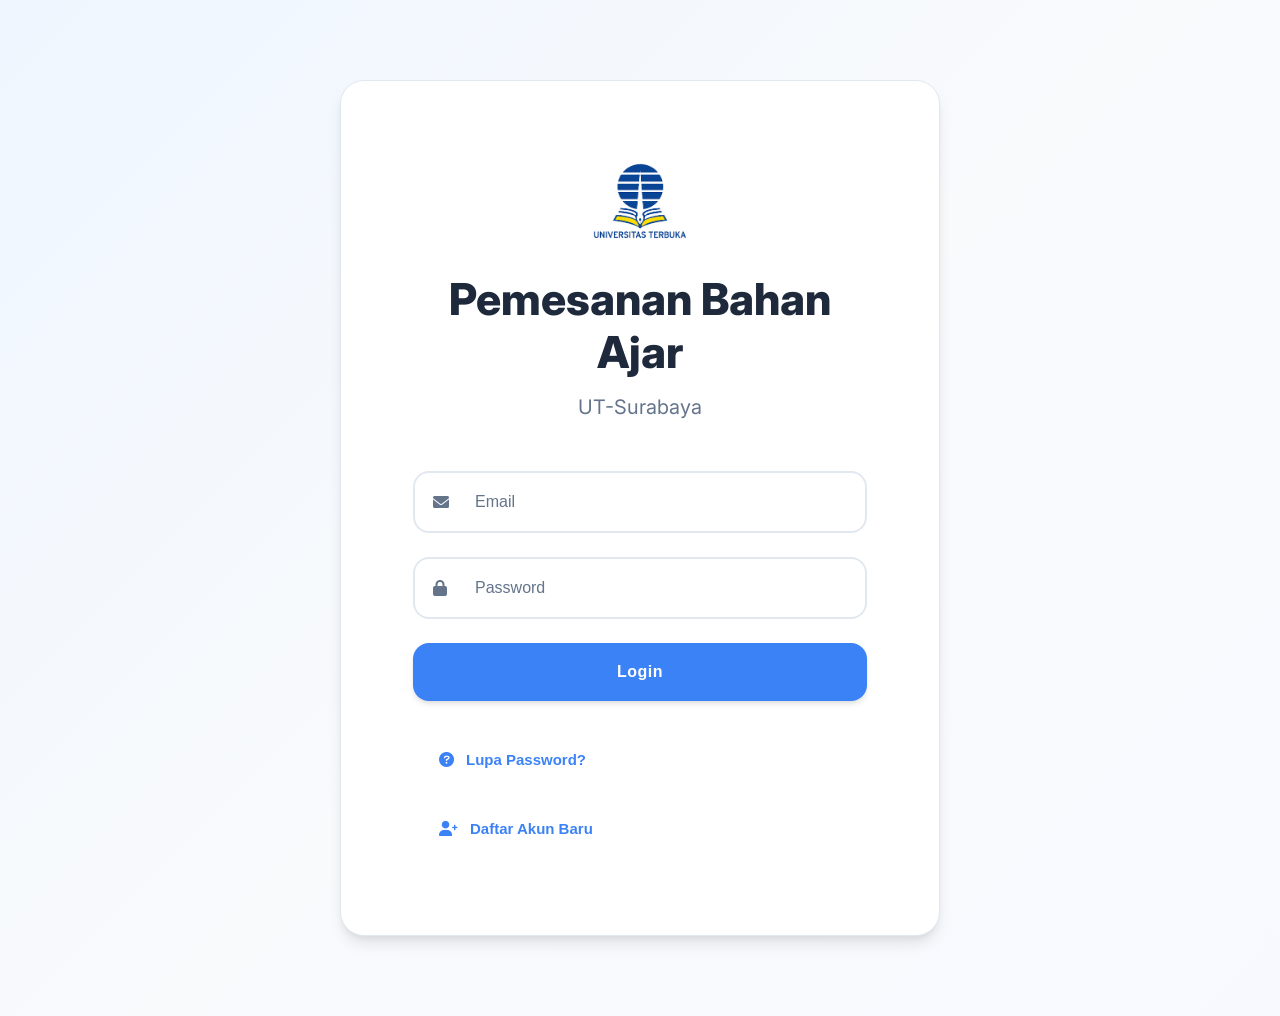
<file: index.html>
<!DOCTYPE html>
<html lang="id">
<head>
    <meta name="viewport" content="width=device-width, initial-scale=1.0, maximum-scale=1.0, user-scalable=no, viewport-fit=cover">
    <link href="https://fonts.googleapis.com/css2?family=Inter:wght@400;500;600;700;800&display=swap" rel="stylesheet">
    <meta charset="UTF-8">
    <meta name="viewport" content="width=device-width, initial-scale=1.0">
    <title>Login - Pemesanan Bahan Ajar UT-Surabaya</title>
    <link rel="stylesheet" href="css/style.css">
    <link href="https://cdnjs.cloudflare.com/ajax/libs/font-awesome/6.0.0/css/all.min.css" rel="stylesheet">
</head>
<body class="login-body">
    <div class="login-container">
        <div class="login-card">
            <div class="login-header">
                <img src="assets/logo-ut.png" alt="Logo UT" class="logo-ut">
                <h1>Pemesanan Bahan Ajar</h1>
                <p>UT-Surabaya</p>
            </div>
            
            <form id="loginForm" class="login-form">
                <div class="input-group">
                    <i class="fas fa-envelope"></i>
                    <input type="email" id="email" placeholder="Email" required>
                </div>
                <div class="input-group">
                    <i class="fas fa-lock"></i>
                    <input type="password" id="password" placeholder="Password" required>
                </div>
                <button type="submit" class="btn-login">Login</button>
            </form>

            <div class="login-links">
    <button class="link-btn" id="lupaPasswordBtn">
        <i class="fas fa-question-circle"></i> Lupa Password?
    </button>
    <button class="link-btn" id="daftarBtn">
        <i class="fas fa-user-plus"></i> Daftar Akun Baru
    </button>
</div>
<div id="lupaPasswordModal" class="modal">
    <div class="modal-content">
        <span class="close" id="closeLupaModal">&times;</span>
        <div style="text-align: center; margin-bottom: 24px;">
            <i class="fas fa-key" style="font-size: 48px; color: #3b82f6; margin-bottom: 16px;"></i>
            <h2 style="color: #1e293b; margin-bottom: 8px;">Lupa Password?</h2>
            <p style="color: #64748b; margin: 0;">Masukkan email Anda untuk menerima link reset password</p>
        </div>
        <form id="resetPasswordForm">
            <div class="input-group">
                <i class="fas fa-envelope"></i>
                <input type="email" id="resetEmail" placeholder="Masukkan email Anda" required>
            </div>
            <button type="submit" class="btn-primary">
                <i class="fas fa-paper-plane"></i> Kirim Link Reset
            </button>
        </form>
        <div style="margin-top: 20px; text-align: center;">
            <p style="color: #64748b; font-size: 14px;">
                <i class="fas fa-info-circle"></i> 
                Link reset akan dikirim dalam 5 menit
            </p>
        </div>
    </div>
</div>

<!-- Modal Daftar - FULLY FUNCTIONAL -->
<div id="daftarModal" class="modal">
    <div class="modal-content">
        <span class="close" id="closeDaftarModal">&times;</span>
        <div style="text-align: center; margin-bottom: 24px;">
            <i class="fas fa-user-plus" style="font-size: 48px; color: #10b981; margin-bottom: 16px;"></i>
            <h2 style="color: #1e293b; margin-bottom: 8px;">Daftar Akun Baru</h2>
            <p style="color: #64748b; margin: 0;">Buat akun untuk mengakses sistem pemesanan</p>
        </div>
        <form id="daftarForm">
            <div class="input-group">
                <i class="fas fa-user"></i>
                <input type="text" id="daftarNama" placeholder="Nama Lengkap" required>
            </div>
            <div class="input-group">
                <i class="fas fa-envelope"></i>
                <input type="email" id="daftarEmail" placeholder="Email" required>
            </div>
            <div class="input-group">
                <i class="fas fa-lock"></i>
                <input type="password" id="daftarPassword" placeholder="Password (min 6 karakter)" minlength="6" required>
            </div>
            <div class="input-group">
                <i class="fas fa-lock"></i>
                <input type="password" id="daftarConfirmPassword" placeholder="Konfirmasi Password" minlength="6" required>
            </div>
            <button type="submit" class="btn-primary">
                <i class="fas fa-user-plus"></i> Daftar Sekarang
            </button>
        </form>
        <div style="margin-top: 20px; text-align: center;">
            <p style="color: #64748b; font-size: 14px;">
                Sudah punya akun? <a href="#" onclick="closeModal('daftarModal'); document.getElementById('loginForm').scrollIntoView()">Login di sini</a>
            </p>
        </div>
    </div>
</div>

    <script src="js/script.js"></script>
</body>
</html>
</file>
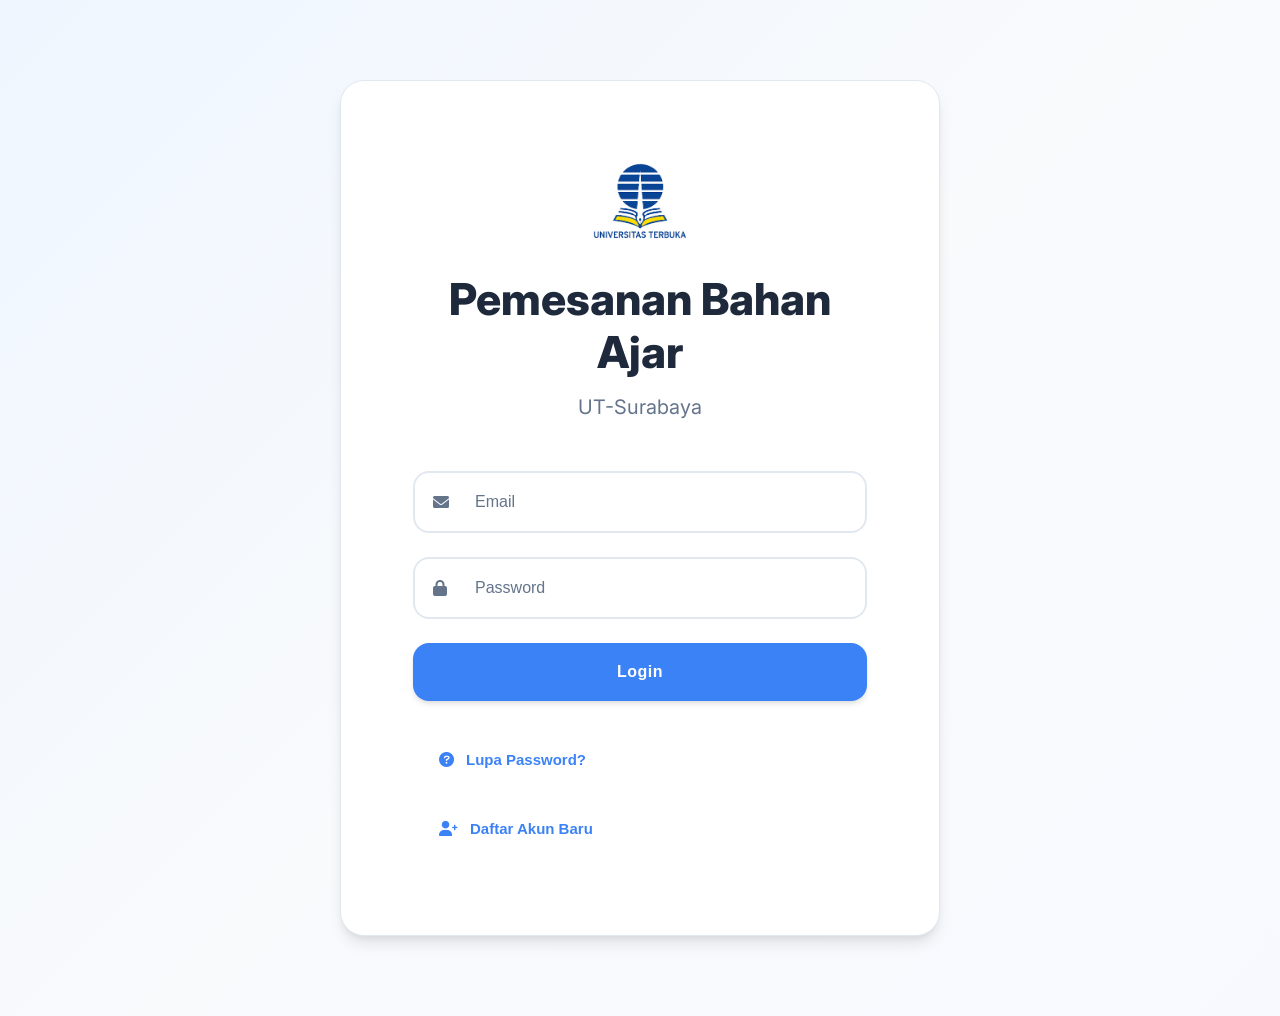
<file: dashboard.html>
<!DOCTYPE html>
<html lang="id">
<head>
    <link href="https://fonts.googleapis.com/css2?family=Inter:wght@400;500;600;700;800&display=swap" rel="stylesheet">
    <meta charset="UTF-8">
    <meta name="viewport" content="width=device-width, initial-scale=1.0">
    <title>Dashboard - Pemesanan Bahan Ajar UT-Daerah</title>
    <link rel="stylesheet" href="css/style.css">
    <link href="https://cdnjs.cloudflare.com/ajax/libs/font-awesome/6.0.0/css/all.min.css" rel="stylesheet">
</head>
<body>
    <nav class="navbar">
        <div class="nav-brand">
            <img src="assets/logo-ut.png" alt="Logo UT" class="nav-logo">
            <span>Pemesanan Bahan Ajar</span>
        </div>
        <div class="nav-user">
            <span id="greeting">Selamat datang!</span>
            <button class="btn-logout" onclick="logout()">
                <i class="fas fa-sign-out-alt"></i> Logout
            </button>
        </div>
    </nav>

    <div class="dashboard-container">
        <div class="greeting-section">
            <h1 id="timeGreeting">Selamat datang di Dashboard!</h1>
        </div>

        <div class="menu-grid">
            <!-- Informasi Bahan Ajar -->
            <div class="menu-card" onclick="navigateTo('stok.html')">
                <i class="fas fa-boxes"></i>
                <h3>Informasi Bahan Ajar</h3>
                <p>Kelola stok bahan ajar</p>
            </div>
            
            <!-- Tracking Pengiriman -->
            <div class="menu-card" onclick="navigateTo('tracking.html')">
                <i class="fas fa-truck"></i>
                <h3>Tracking Pengiriman</h3>
                <p>Lacak status pengiriman DO</p>
            </div>
            
            <!-- Laporan - Monitoring Progress DO -->
            <div class="menu-card" onclick="showLaporanModal('monitoring')">
                <i class="fas fa-chart-line"></i>
                <h3>Monitoring Progress DO</h3>
                <p>Progress pengiriman semua DO</p>
            </div>
            
            <!-- Laporan - Rekap Bahan Ajar -->
            <div class="menu-card" onclick="showLaporanModal('rekap')">
                <i class="fas fa-file-alt"></i>
                <h3>Rekap Bahan Ajar</h3>
                <p>Ringkasan stok bahan ajar</p>
            </div>
            
            <!-- Histori Transaksi -->
            <div class="menu-card" onclick="showHistoriModal()">
                <i class="fas fa-history"></i>
                <h3>Histori Transaksi</h3>
                <p>Riwayat pemesanan bahan ajar</p>
            </div>
        </div>
    </div>

    <!-- Modal Laporan -->
    <div id="laporanModal" class="modal">
        <div class="modal-content">
            <span class="close" onclick="closeModal('laporanModal')">&times;</span>
            <h2 id="laporanTitle"><i class="fas fa-chart-bar"></i> Laporan</h2>
            <div id="laporanContent"></div>
        </div>
    </div>

    <!-- Modal Histori -->
    <div id="historiModal" class="modal">
        <div class="modal-content">
            <span class="close" onclick="closeModal('historiModal')">&times;</span>
            <h2><i class="fas fa-history"></i> Histori Transaksi Bahan Ajar</h2>
            <div id="historiContent"></div>
        </div>
    </div>

    <script src="js/script.js"></script>
    <script src="js/data.js"></script>
</body>
</html>
</file>
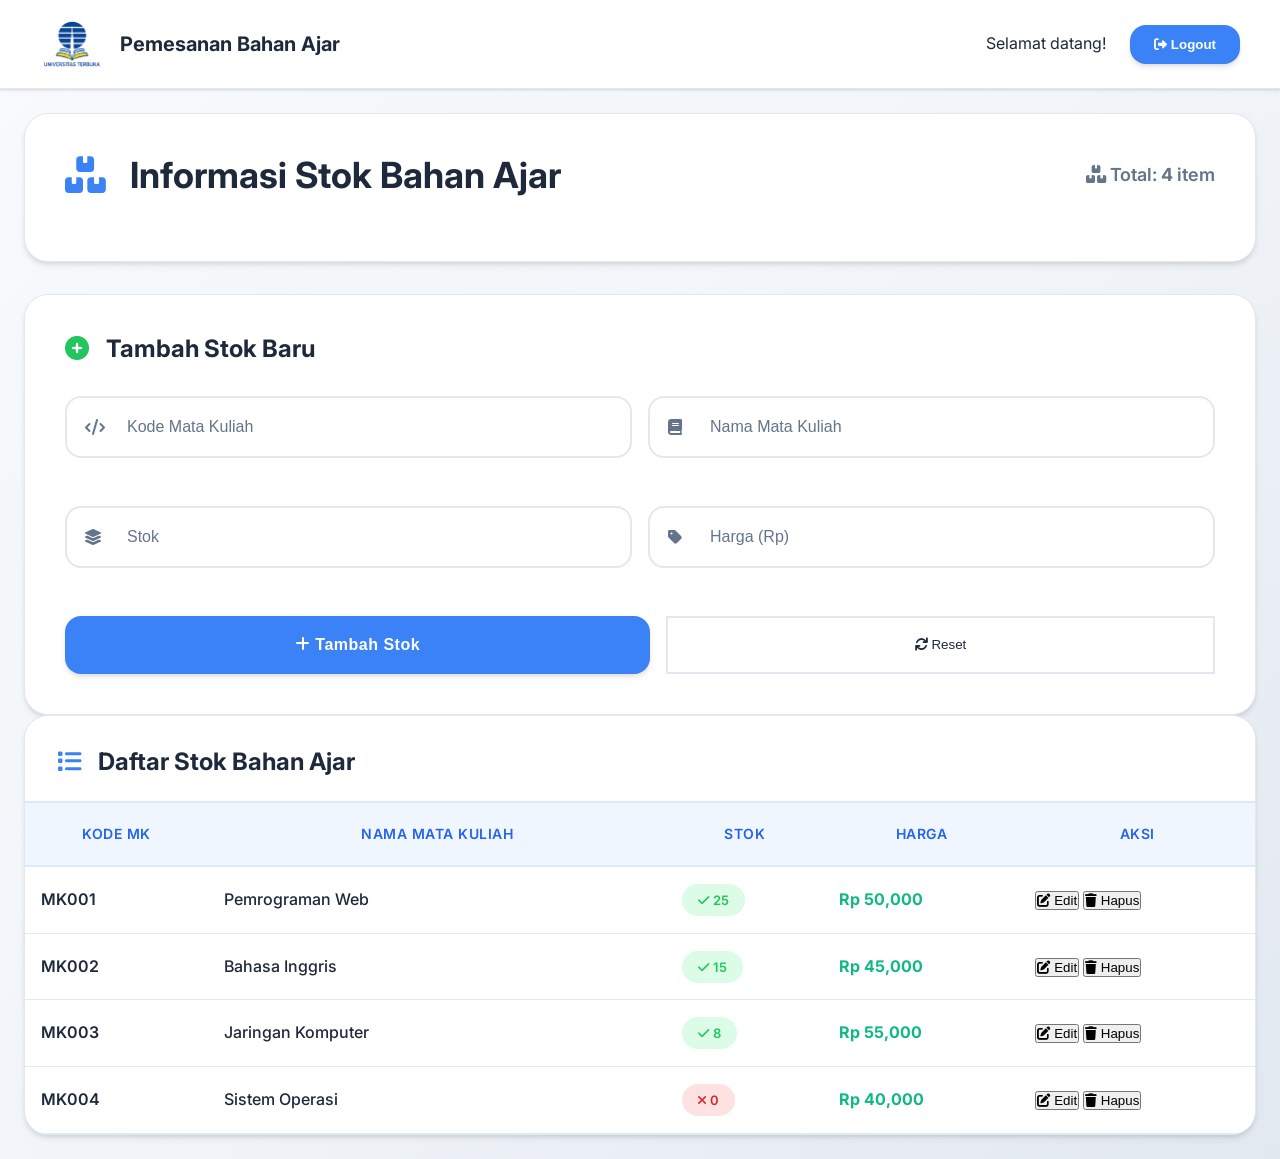
<file: stok.html>
<!DOCTYPE html>
<html lang="id">
<head>
    <meta name="viewport" content="width=device-width, initial-scale=1.0, maximum-scale=1.0, user-scalable=no, viewport-fit=cover">
    <meta charset="UTF-8">
    <meta name="viewport" content="width=device-width, initial-scale=1.0">
    <title>Stok Bahan Ajar - Pemesanan Bahan Ajar</title>
    <link rel="stylesheet" href="css/style.css">
    <link href="https://fonts.googleapis.com/css2?family=Inter:wght@400;500;600;700;800&display=swap" rel="stylesheet">
    <link href="https://cdnjs.cloudflare.com/ajax/libs/font-awesome/6.0.0/css/all.min.css" rel="stylesheet">
</head>
<body>
    <nav class="navbar">
        <div class="nav-brand">
            <img src="assets/logo-ut.png" alt="Logo UT" class="nav-logo">
            <a href="dashboard.html" style="color: inherit; text-decoration: none;">
                <span>Pemesanan Bahan Ajar</span>
            </a>
        </div>
        <div class="nav-user">
            <span>Selamat datang!</span>
            <button class="btn-logout" onclick="logout()">
                <i class="fas fa-sign-out-alt"></i> Logout
            </button>
        </div>
    </nav>

    <div class="container">
        <div class="card" style="margin-bottom: 32px;">
            <div style="display: flex; justify-content: space-between; align-items: center; margin-bottom: 24px;">
                <h1 style="margin: 0; font-size: 2.25rem; color: var(--text-primary);">
                    <i class="fas fa-boxes" style="color: var(--primary-500); margin-right: 16px;"></i>
                    Informasi Stok Bahan Ajar
                </h1>
                <div id="totalStok" style="font-size: 18px; font-weight: 600; color: var(--text-secondary);">
                    <i class="fas fa-boxes"></i> Total: 0 item
                </div>
            </div>
        </div>

        <!-- Add Stock Section -->
        <div class="card">
            <h3 style="margin: 0 0 32px 0; color: var(--text-primary); font-size: 1.5rem;">
                <i class="fas fa-plus-circle" style="color: var(--secondary-500); margin-right: 12px;"></i>
                Tambah Stok Baru
            </h3>
            <form id="addStockForm">
                <div class="form-row">
                    <div class="input-group">
                        <i class="fas fa-code"></i>
                        <input type="text" id="kdMataKuliah" placeholder="Kode Mata Kuliah" required>
                    </div>
                    <div class="input-group">
                        <i class="fas fa-book"></i>
                        <input type="text" id="namaMataKuliah" placeholder="Nama Mata Kuliah" required>
                    </div>
                </div>
                <div class="form-row">
                    <div class="input-group">
                        <i class="fas fa-layer-group"></i>
                        <input type="number" id="stok" placeholder="Stok" min="0" required>
                    </div>
                    <div class="input-group">
                        <i class="fas fa-tag"></i>
                        <input type="number" id="harga" placeholder="Harga (Rp)" min="0" required>
                    </div>
                </div>
                <div style="display: flex; gap: 16px;">
                    <button type="submit" class="btn-primary" style="flex: 1;">
                        <i class="fas fa-plus"></i> Tambah Stok
                    </button>
                    <button type="reset" class="btn-secondary" style="flex: 1;">
                        <i class="fas fa-refresh"></i> Reset
                    </button>
                </div>
            </form>
        </div>

        <!-- Stock Table -->
        <div class="table-section">
            <div class="table-header" style="padding: 32px 32px 24px; border-bottom: 2px solid var(--border);">
                <h3 style="margin: 0; color: var(--text-primary); font-size: 1.5rem;">
                    <i class="fas fa-list" style="color: var(--primary-500); margin-right: 12px;"></i>
                    Daftar Stok Bahan Ajar
                </h3>
            </div>
            <div style="overflow-x: auto;">
                <table class="laporan-table">
                    <thead>
                        <tr>
                            <th style="width: 140px;">Kode MK</th>
                            <th style="width: 350px;">Nama Mata Kuliah</th>
                            <th style="width: 120px;">Stok</th>
                            <th style="width: 150px;">Harga</th>
                            <th style="width: 180px;">Aksi</th>
                        </tr>
                    </thead>
                    <tbody id="stockTableBody">
                    </tbody>
                </table>
            </div>
        </div>
    </div>

    <!-- Modal Edit Stok -->
    <div id="editModal" class="modal">
        <div class="modal-content">
            <span class="close" onclick="closeEditModal()">&times;</span>
            <h2 style="margin-bottom: 32px; color: var(--text-primary);">
                <i class="fas fa-edit" style="color: var(--primary-500); margin-right: 12px;"></i>
                Edit Stok Bahan Ajar
            </h2>
            <form id="editStockForm">
                <input type="hidden" id="editIndex">
                <div class="form-row">
                    <div class="input-group">
                        <i class="fas fa-code"></i>
                        <input type="text" id="editKdMataKuliah" placeholder="Kode Mata Kuliah" required>
                    </div>
                    <div class="input-group">
                        <i class="fas fa-book"></i>
                        <input type="text" id="editNamaMataKuliah" placeholder="Nama Mata Kuliah" required>
                    </div>
                </div>
                <div class="form-row">
                    <div class="input-group">
                        <i class="fas fa-layer-group"></i>
                        <input type="number" id="editStok" placeholder="Stok" min="0" required>
                    </div>
                    <div class="input-group">
                        <i class="fas fa-tag"></i>
                        <input type="number" id="editHarga" placeholder="Harga (Rp)" min="0" required>
                    </div>
                </div>
                <div style="display: flex; gap: 16px; margin-top: 32px;">
                    <button type="submit" class="btn-primary" style="flex: 1;">
                        <i class="fas fa-save"></i> Update Stok
                    </button>
                    <button type="button" class="btn-secondary" onclick="closeEditModal()" style="flex: 1;">
                        <i class="fas fa-times"></i> Batal
                    </button>
                </div>
            </form>
        </div>
    </div>

    <script src="js/script.js"></script>
    <script src="js/data.js"></script>
</body>
</html>
</file>
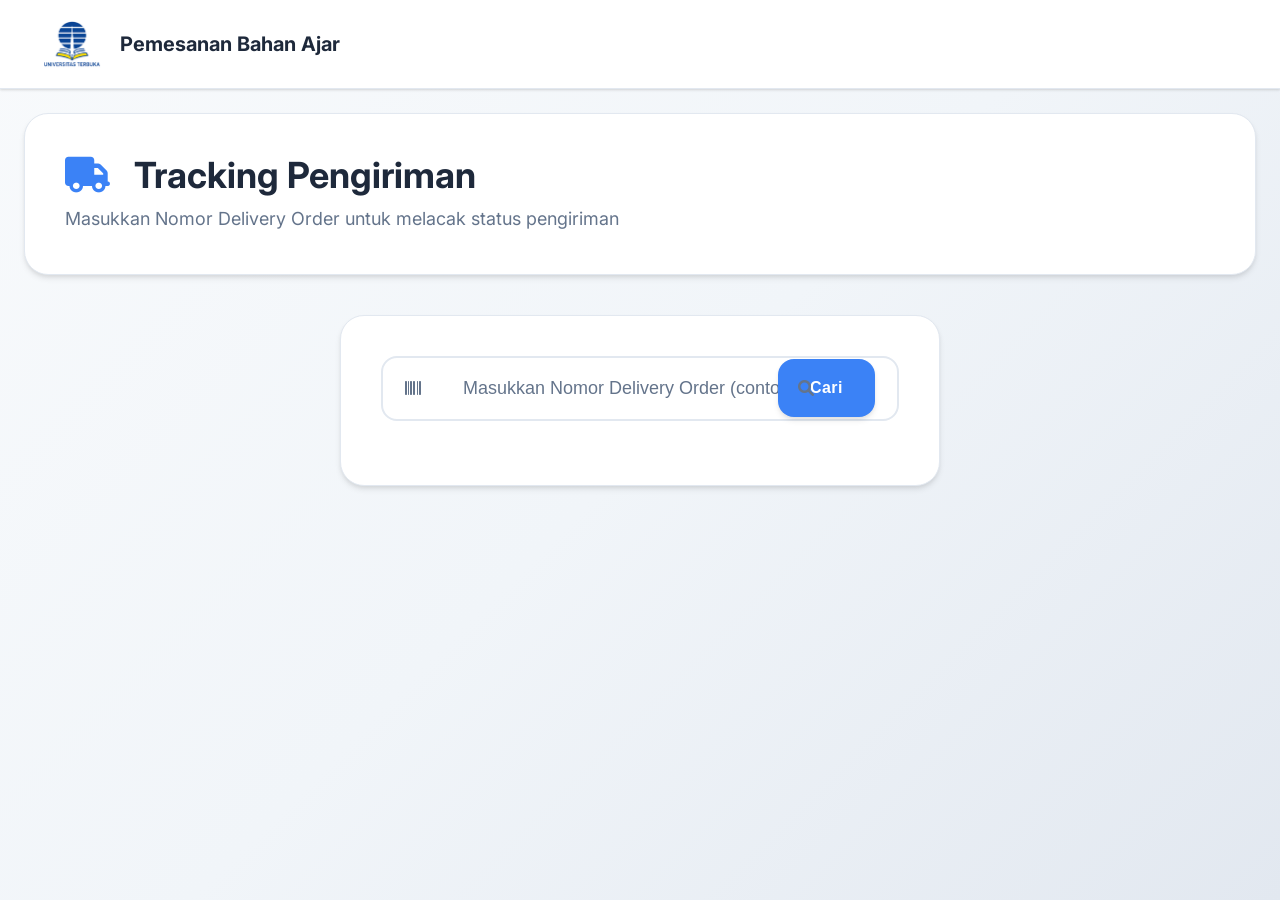
<file: tracking.html>
<!DOCTYPE html>
<html lang="id">
<head>
    <meta name="viewport" content="width=device-width, initial-scale=1.0, maximum-scale=1.0, user-scalable=no, viewport-fit=cover">
    <meta charset="UTF-8">
    <meta name="viewport" content="width=device-width, initial-scale=1.0">
    <title>Tracking Pengiriman - Pemesanan Bahan Ajar</title>
    <link rel="stylesheet" href="css/style.css">
    <link href="https://fonts.googleapis.com/css2?family=Inter:wght@400;500;600;700;800&display=swap" rel="stylesheet">
    <link href="https://cdnjs.cloudflare.com/ajax/libs/font-awesome/6.0.0/css/all.min.css" rel="stylesheet">
</head>
<body>
    <nav class="navbar">
        <div class="nav-brand">
            <img src="assets/logo-ut.png" alt="Logo UT" class="nav-logo">
            <a href="dashboard.html" style="color: inherit; text-decoration: none;">
                <span>Pemesanan Bahan Ajar</span>
            </a>
        </div>
    </nav>

    <div class="container">
        <div class="card" style="margin-bottom: 40px;">
            <h1 style="margin: 0; font-size: 2.25rem; color: var(--text-primary);">
                <i class="fas fa-truck" style="color: var(--primary-500); margin-right: 16px;"></i>
                Tracking Pengiriman
            </h1>
            <p style="color: var(--text-secondary); margin-top: 8px; font-size: 18px;">
                Masukkan Nomor Delivery Order untuk melacak status pengiriman
            </p>
        </div>

        <!-- Tracking Form -->
        <div class="card" style="max-width: 600px; margin: 0 auto 40px auto;">
            <form id="trackingForm">
                <div class="input-group" style="position: relative;">
                    <i class="fas fa-barcode" style="left: 24px;"></i>
                    <input type="text" id="noDO" placeholder="Masukkan Nomor Delivery Order (contoh: DO001)" 
                           style="padding-left: 80px; font-size: 18px; font-weight: 500;" required>
                    <button type="submit" class="btn-search" style="
                        position: absolute; right: 24px; top: 50%; transform: translateY(-50%);
                        width: auto; padding: 20px 32px; font-size: 16px;">
                        <i class="fas fa-search"></i> Cari
                    </button>
                </div>
            </form>
        </div>

        <!-- Result Section -->
        <div id="trackingResult" style="display: none;">
            <div class="card">
                <div style="display: flex; justify-content: space-between; align-items: center; margin-bottom: 32px;">
                    <h2 style="margin: 0; color: var(--text-primary); font-size: 1.75rem;">
                        <i class="fas fa-user" style="color: var(--primary-500); margin-right: 12px;"></i>
                        <span id="namaMahasiswa"></span>
                    </h2>
                </div>

                <!-- Status & Progress -->
                <div class="progress-container">
                    <div style="display: flex; justify-content: space-between; align-items: center; margin-bottom: 20px;">
                        <div>
                            <span id="statusText" style="font-size: 18px; font-weight: 700; color: var(--text-primary);"></span>
                            <span id="statusIcon" class="status-icon" style="font-size: 24px; margin-left: 12px;"></span>
                        </div>
                        <span id="progressPercent" style="font-size: 18px; font-weight: 700; color: var(--secondary-500);"></span>
                    </div>
                    <div class="progress-bar">
                        <div id="progressFill" class="progress-fill"></div>
                    </div>
                </div>

                <!-- Detail Grid -->
                <div style="display: grid; grid-template-columns: repeat(auto-fit, minmax(250px, 1fr)); gap: 24px; margin-top: 40px;">
                    <div class="detail-item">
                        <i class="fas fa-shipping-fast" style="color: var(--primary-500); margin-right: 12px;"></i>
                        <strong>Ekspedisi:</strong> <span id="ekspedisi"></span>
                    </div>
                    <div class="detail-item">
                        <i class="fas fa-calendar" style="color: var(--secondary-500); margin-right: 12px;"></i>
                        <strong>Tanggal Kirim:</strong> <span id="tglKirim"></span>
                    </div>
                    <div class="detail-item">
                        <i class="fas fa-box" style="color: var(--text-secondary); margin-right: 12px;"></i>
                        <strong>Jenis Paket:</strong> <span id="jenisPaket"></span>
                    </div>
                    <div class="detail-item">
                        <i class="fas fa-money-bill" style="color: var(--secondary-500); margin-right: 12px;"></i>
                        <strong>Total Bayar:</strong> <span id="totalBayar"></span>
                    </div>
                </div>
            </div>
        </div>

        <!-- No Result Message -->
        <div id="noResult" class="card" style="display: none; text-align: center; padding: 64px 32px; max-width: 500px; margin: 40px auto;">
            <i class="fas fa-search" style="font-size: 64px; color: var(--text-secondary); margin-bottom: 24px;"></i>
            <h3 style="color: var(--text-primary); margin-bottom: 8px;">Nomor DO Tidak Ditemukan</h3>
            <p style="color: var(--text-secondary); font-size: 18px;">
                Pastikan nomor Delivery Order sudah benar. Contoh: <strong>DO001</strong>, <strong>DO002</strong>
            </p>
        </div>
    </div>

    <script src="js/script.js"></script>
    <script src="js/data.js"></script>
</body>
</html>
</file>
<file: css/style.css>
/* Reset & Base */
* {
    margin: 0;
    padding: 0;
    box-sizing: border-box;
}

:root {
    --primary-50: #eff6ff;
    --primary-100: #dbeafe;
    --primary-500: #3b82f6;
    --primary-600: #2563eb;
    --secondary-50: #f0fdf4;
    --secondary-100: #dcfce7;
    --secondary-500: #22c55e;
    --accent: #f8fafc;
    --text-primary: #1e293b;
    --text-secondary: #64748b;
    --border: #e2e8f0;
    --shadow-sm: 0 1px 3px 0 rgba(0, 0, 0, 0.1), 0 1px 2px 0 rgba(0, 0, 0, 0.06);
    --shadow-md: 0 4px 6px -1px rgba(0, 0, 0, 0.1), 0 2px 4px -1px rgba(0, 0, 0, 0.06);
    --shadow-lg: 0 10px 15px -3px rgba(0, 0, 0, 0.1), 0 4px 6px -2px rgba(0, 0, 0, 0.05);
    --radius: 16px;
    --radius-lg: 24px;
}

body {
    font-family: 'Inter', -apple-system, BlinkMacSystemFont, 'Segoe UI', system-ui, sans-serif;
    line-height: 1.6;
    color: var(--text-primary);
    background: linear-gradient(135deg, #f8fafc 0%, #f1f5f9 50%, #e2e8f0 100%);
    min-height: 100vh;
}

.login-body {
    background: linear-gradient(135deg, var(--primary-50) 0%, var(--accent) 50%, #f8f9ff 100%);
}

/* Typography */
h1, h2, h3 {
    font-weight: 700;
    line-height: 1.2;
}

h1 { font-size: 2.5rem; }
h2 { font-size: 2rem; }
h3 { font-size: 1.5rem; }

/* Navbar Minimalis */
.navbar {
    background: white;
    border-bottom: 1px solid var(--border);
    padding: 20px 40px;
    display: flex;
    justify-content: space-between;
    align-items: center;
    box-shadow: var(--shadow-sm);
}

.nav-brand {
    display: flex;
    align-items: center;
    gap: 16px;
    font-weight: 700;
    font-size: 20px;
    color: var(--text-primary);
}

.nav-logo {
    height: 48px;
}

.nav-user {
    display: flex;
    align-items: center;
    gap: 24px;
}

.btn-logout {
    background: var(--primary-500);
    color: white;
    border: none;
    padding: 12px 24px;
    border-radius: var(--radius);
    font-weight: 600;
    cursor: pointer;
    transition: all 0.2s;
    box-shadow: var(--shadow-md);
}

.btn-logout:hover {
    background: var(--primary-600);
    transform: translateY(-1px);
    box-shadow: var(--shadow-lg);
}

.container, .dashboard-container {
    max-width: 1400px;
    width: 100%;
    padding: 40px 24px;
    margin: 0 auto;
    box-sizing: border-box;
}

@media (max-width: 768px) {
    .container, .dashboard-container {
        padding: 24px 20px;
    }
}

@media (max-width: 480px) {
    .container, .dashboard-container {
        padding: 20px 16px;
    }
}

/* Login Card - Responsive Perfect */
.login-card {
    background: white;
    border-radius: var(--radius-lg);
    padding: 64px 56px;
    width: 100%;
    max-width: 520px; /* Increased dari 480px */
    box-shadow: var(--shadow-lg);
    border: 1px solid var(--border);
    position: relative;
    overflow: hidden;
    transition: all 0.3s ease;
}

/* Desktop Large */
@media (min-width: 1200px) {
    .login-card {
        padding: 80px 72px; /* Bigger padding */
        max-width: 600px;   /* Bigger width */
    }
    
    .login-header h1 {
        font-size: 2.5rem;  /* Bigger title */
    }
    
    .logo-ut {
        height: 100px;      /* Bigger logo */
    }
}

/* Desktop Medium */
@media (min-width: 992px) and (max-width: 1199px) {
    .login-card {
        padding: 72px 64px;
        max-width: 560px;
    }
}

/* Tablet */
@media (min-width: 768px) and (max-width: 991px) {
    .login-card {
        padding: 56px 48px;
        max-width: 500px;
    }
}

/* Mobile Large */
@media (min-width: 481px) and (max-width: 767px) {
    .login-card {
        padding: 48px 40px;
        max-width: 460px;
        margin: 24px;
    }
}

/* Mobile Small */
@media (max-width: 480px) {
    .login-card {
        padding: 40px 32px;
        margin: 16px;
        border-radius: 20px;
    }
    
    .login-header h1 {
        font-size: 1.875rem;
    }
    
    .logo-ut {
        height: 64px;
    }
    
    .input-group input {
        padding: 18px 18px 18px 56px;
        font-size: 16px;
    }
    
    .btn-login, .btn-primary {
        padding: 18px;
        font-size: 16px;
    }
}
.logo-ut {
    height: 80px;
    margin-bottom: 32px;
    display: block;
    margin-left: auto;
    margin-right: auto;
}

/* Login Typography */
.login-header h1 {
    font-size: 2.25rem;
    font-weight: 800;
    margin-bottom: 12px;
    text-align: center;
}

.login-header p {
    color: var(--text-secondary);
    font-size: 1.125rem;
    text-align: center;
    margin-bottom: 48px;
    line-height: 1.6;
}

@media (min-width: 1200px) {
    .login-header h1 {
        font-size: 2.75rem;
    }
    
    .login-header p {
        font-size: 1.25rem;
    }
}

/* Input Minimalis */
.input-group {
    position: relative;
    margin-bottom: 24px;
}

.input-group i {
    position: absolute;
    left: 20px;
    top: 50%;
    transform: translateY(-50%);
    color: var(--text-secondary);
    z-index: 2;
}

.input-group input {
    width: 100%;
    padding: 20px 20px 20px 60px;
    border: 2px solid var(--border);
    border-radius: var(--radius);
    font-size: 16px;
    font-weight: 500;
    background: white;
    transition: all 0.2s;
    color: var(--text-primary);
}

.input-group input:focus {
    outline: none;
    border-color: var(--primary-500);
    box-shadow: 0 0 0 4px rgba(59, 130, 246, 0.1);
    transform: translateY(-1px);
}

.input-group input::placeholder {
    color: var(--text-secondary);
}

/* Buttons Minimalis */
.btn-login, .btn-primary, .btn-search {
    width: 100%;
    padding: 20px;
    background: var(--primary-500);
    color: white;
    border: none;
    border-radius: var(--radius);
    font-size: 16px;
    font-weight: 600;
    cursor: pointer;
    transition: all 0.2s;
    box-shadow: var(--shadow-md);
    text-transform: none;
    letter-spacing: 0.5px;
}

.btn-login:hover, .btn-primary:hover, .btn-search:hover {
    background: var(--primary-600);
    transform: translateY(-2px);
    box-shadow: var(--shadow-lg);
}

.btn-secondary {
    background: white;
    color: var(--text-primary);
    border: 2px solid var(--border);
}

.btn-secondary:hover {
    background: var(--accent);
    transform: translateY(-1px);
}

/* Link Buttons */
.login-links {
    margin-top: 32px;
    display: flex;
    flex-direction: column;
    gap: 16px;
}

.link-btn {
    background: none;
    border: 2px solid transparent;
    color: var(--primary-500);
    cursor: pointer;
    padding: 16px 24px;
    border-radius: var(--radius);
    font-size: 15px;
    font-weight: 600;
    transition: all 0.2s;
    display: flex;
    align-items: center;
    gap: 12px;
    text-decoration: none;
}

.link-btn:hover {
    background: var(--primary-50);
    border-color: var(--primary-100);
    transform: translateY(-1px);
    box-shadow: var(--shadow-md);
}

/* Dashboard Greeting */
.greeting-section {
    text-align: center;
    margin-bottom: 64px;
    padding: 48px 0;
    background: white;
    border-radius: var(--radius-lg);
    box-shadow: var(--shadow-md);
}

.greeting-section h1 {
    background: linear-gradient(135deg, var(--primary-500), var(--secondary-500));
    -webkit-background-clip: text;
    -webkit-text-fill-color: transparent;
    background-clip: text;
    font-size: 3rem;
    margin-bottom: 16px;
}

/* Menu Grid Minimalis */
.menu-grid {
    display: grid;
    grid-template-columns: repeat(auto-fit, minmax(340px, 1fr));
    gap: 32px;
}

.menu-card {
    background: white;
    border-radius: var(--radius-lg);
    padding: 48px 40px;
    cursor: pointer;
    transition: all 0.3s cubic-bezier(0.4, 0, 0.2, 1);
    border: 1px solid var(--border);
    box-shadow: var(--shadow-sm);
    position: relative;
    overflow: hidden;
}

.menu-card::before {
    content: '';
    position: absolute;
    top: 0;
    left: 0;
    right: 0;
    height: 4px;
    background: linear-gradient(90deg, var(--primary-500), var(--secondary-500));
}

.menu-card:hover {
    transform: translateY(-8px);
    box-shadow: var(--shadow-lg);
    border-color: var(--primary-100);
}

.menu-card i {
    font-size: 64px;
    background: linear-gradient(135deg, var(--primary-500), var(--secondary-500));
    -webkit-background-clip: text;
    -webkit-text-fill-color: transparent;
    background-clip: text;
    margin-bottom: 24px;
    display: block;
}

.menu-card h3 {
    color: var(--text-primary);
    font-size: 26px;
    font-weight: 700;
    margin-bottom: 16px;
}

.menu-card p {
    color: var(--text-secondary);
    font-size: 16px;
    line-height: 1.6;
}

/* Cards & Tables */
.card {
    background: white;
    border-radius: var(--radius-lg);
    padding: 40px;
    box-shadow: var(--shadow-md);
    border: 1px solid var(--border);
}

.table-section {
    background: white;
    border-radius: var(--radius-lg);
    overflow: hidden;
    box-shadow: var(--shadow-md);
    border: 1px solid var(--border);
}

.laporan-table {
    width: 100%;
    border-collapse: collapse;
}

.laporan-table th {
    background: var(--primary-50);
    color: var(--primary-600);
    padding: 20px 16px;
    font-weight: 600;
    font-size: 14px;
    text-transform: uppercase;
    letter-spacing: 0.5px;
    border-bottom: 2px solid var(--primary-100);
}

.laporan-table td {
    padding: 20px 16px;
    border-bottom: 1px solid var(--border);
}

.laporan-table tbody tr:hover {
    background: var(--primary-50);
}

/* Progress Bars */
.progress-container {
    background: var(--accent);
    border-radius: var(--radius);
    padding: 24px;
    margin: 32px 0;
    border: 1px solid var(--border);
}

.progress-bar {
    height: 12px;
    background: var(--border);
    border-radius: 8px;
    overflow: hidden;
}

.progress-fill {
    height: 100%;
    background: linear-gradient(90deg, var(--secondary-500), var(--secondary-500));
    border-radius: 8px;
    transition: width 0.8s ease;
}

/* Badge */
.badge {
    padding: 8px 16px;
    border-radius: 20px;
    font-size: 13px;
    font-weight: 600;
    text-transform: uppercase;
    letter-spacing: 0.3px;
}

.badge.in-stock {
    background: var(--secondary-100);
    color: var(--secondary-500);
}

.badge.out-of-stock {
    background: #fee2e2;
    color: #dc2626;
}

/* Modal Minimalis */
.modal {
    display: none;
    position: fixed;
    z-index: 2000;
    left: 0;
    top: 0;
    width: 100%;
    height: 100%;
    background: rgba(0,0,0,0.5);
}

.modal-content {
    background: white;
    margin: 8% auto;
    padding: 48px;
    border-radius: var(--radius-lg);
    width: 90%;
    max-width: 600px;
    max-height: 85vh;
    overflow-y: auto;
    box-shadow: var(--shadow-lg);
    border: 1px solid var(--border);
    animation: modalSlideIn 0.3s ease;
}

@keyframes modalSlideIn {
    from { transform: translateY(-20px); opacity: 0; }
    to { transform: translateY(0); opacity: 1; }
}

.close {
    position: absolute;
    right: 24px;
    top: 24px;
    font-size: 28px;
    font-weight: 600;
    cursor: pointer;
    color: var(--text-secondary);
    width: 40px;
    height: 40px;
    border-radius: 50%;
    display: flex;
    align-items: center;
    justify-content: center;
    transition: all 0.2s;
}

.close:hover {
    background: var(--accent);
    color: var(--text-primary);
}

/* Form Row */
.form-row {
    display: grid;
    grid-template-columns: 1fr 1fr;
    gap: 20px;
    margin-bottom: 24px;
}

@media (max-width: 768px) {
    .form-row {
        grid-template-columns: 1fr;
    }
    
    .menu-grid {
        grid-template-columns: 1fr;
        gap: 24px;
    }
    
    .container, .dashboard-container {
        padding: 40px 20px;
    }
    
    .login-card {
        padding: 48px 32px;
        margin: 20px;
    }
}

/* Custom Alert Minimalis */
.custom-alert {
    position: fixed;
    top: 24px;
    right: 24px;
    padding: 20px 28px;
    border-radius: var(--radius);
    color: white;
    font-weight: 600;
    z-index: 3000;
    box-shadow: var(--shadow-lg);
    display: flex;
    align-items: center;
    gap: 16px;
    max-width: 400px;
    animation: slideInRight 0.3s ease;
}

@keyframes slideInRight {
    from { transform: translateX(100%); opacity: 0; }
    to { transform: translateX(0); opacity: 1; }
}

.alert-success { background: var(--secondary-500); }
.alert-error { background: #ef4444; }
.alert-info { background: var(--primary-500); }
/* Detail Items */
.detail-item {
    display: flex;
    align-items: center;
    padding: 20px;
    background: var(--accent);
    border-radius: var(--radius);
    border: 1px solid var(--border);
    font-size: 16px;
}

.detail-item i {
    font-size: 20px;
}

.status-icon {
    font-size: 28px !important;
}

/* Table Header */
.table-header {
    background: white;
    border-radius: var(--radius-lg) var(--radius-lg) 0 0;
}

/* Monitoring Cards Container */
.monitoring-cards {
    display: grid;
    grid-template-columns: repeat(auto-fill, minmax(350px, 1fr));
    gap: 24px;
    margin: 40px 0;
}

.monitoring-card {
    background: white;
    border-radius: var(--radius-lg);
    padding: 32px;
    border: 1px solid var(--border);
    box-shadow: var(--shadow-sm);
    transition: all 0.3s ease;
    border-left: 5px solid var(--primary-500);
    overflow: hidden;
}

.monitoring-card:hover {
    transform: translateY(-4px);
    box-shadow: var(--shadow-lg);
    border-color: var(--primary-100);
}

.card-header {
    display: flex;
    justify-content: space-between;
    align-items: center;
    margin-bottom: 24px;
    padding-bottom: 20px;
    border-bottom: 2px solid var(--border);
}

.card-title {
    font-size: 16px;
    font-weight: 700;
    color: var(--text-primary);
    display: flex;
    align-items: center;
    gap: 12px;
}

.card-icon {
    width: 48px;
    height: 48px;
    border-radius: 12px;
    display: flex;
    align-items: center;
    justify-content: center;
    font-size: 20px;
    color: white;
}

.do-sent .card-icon { background: #fef3c7; color: #d97706; }
.do-shipping .card-icon { background: #dbeafe; color: #2563eb; }
.do-delivered .card-icon { background: #dcfce7; color: #059669; }

.card-content {
    display: flex;
    flex-direction: column;
    gap: 16px;
}

.detail-row {
    display: flex;
    justify-content: space-between;
    align-items: center;
    padding: 12px 0;
    border-bottom: 1px solid #f1f5f9;
}

.detail-row:last-child {
    border-bottom: none;
}

.detail-label {
    color: var(--text-secondary);
    font-size: 14px;
    font-weight: 500;
}

.detail-value {
    font-weight: 700;
    color: var(--text-primary);
    font-size: 15px;
}

.progress-row {
    margin-top: 20px;
}

.progress-label {
    display: flex;
    justify-content: space-between;
    margin-bottom: 12px;
    font-size: 14px;
    color: var(--text-secondary);
}

.status-badge {
    padding: 6px 16px;
    border-radius: 20px;
    font-size: 12px;
    font-weight: 700;
    text-transform: uppercase;
    letter-spacing: 0.5px;
    display: inline-flex;
    align-items: center;
    gap: 6px;
}

.status-sent { background: #fef3c7; color: #d97706; }
.status-shipping { background: #dbeafe; color: #2563eb; }
.status-delivered { background: #dcfce7; color: #059669; }

/* Mobile Perfect */
@media (max-width: 768px) {
    .monitoring-cards {
        grid-template-columns: 1fr;
        gap: 20px;
    }
    
    .card-header {
        flex-direction: column;
        align-items: flex-start;
        gap: 16px;
    }
    
    .detail-row {
        flex-direction: column;
        align-items: flex-start;
        gap: 8px;
    }
    
    .detail-value {
        font-size: 16px;
    }
}

/* Universal Container Fix */
.container, .dashboard-container {
    max-width: 100%;
    width: 100%;
    padding: 24px;
    margin: 0 auto;
    box-sizing: border-box;
}

/* Viewport Fix */
@viewport {
    width: device-width;
}

/* Modal Responsive Perfect */
.modal {
    padding: 20px;
    box-sizing: border-box;
}

.modal-content {
    width: 90vw;
    max-width: 1200px;
    max-height: 90vh;
    margin: 5vh auto;
    padding: 32px;
    overflow-y: auto;
    overflow-x: hidden;
    box-sizing: border-box;
}

/* Navbar Mobile */
@media (max-width: 768px) {
    .navbar {
        padding: 16px 20px;
        flex-wrap: wrap;
    }
    
    .nav-brand {
        font-size: 18px;
    }
    
    .nav-user {
        gap: 16px;
    }
    
    .btn-logout {
        padding: 10px 20px;
        font-size: 14px;
    }
}

/* Container Padding Mobile */
@media (max-width: 480px) {
    .container, .dashboard-container {
        padding: 16px 12px;
    }
}

/* Cards Responsive */
.menu-grid, .stats-grid, .monitoring-cards {
    grid-template-columns: repeat(auto-fill, minmax(280px, 1fr));
    gap: 20px;
}

@media (max-width: 480px) {
    .menu-grid, .stats-grid, .monitoring-cards {
        grid-template-columns: 1fr;
        gap: 16px;
    }
}

/* Login Card Mobile */
@media (max-width: 480px) {
    .login-card {
        padding: 32px 24px;
        margin: 16px;
        border-radius: 20px;
    }
    
    .login-header h1 {
        font-size: 1.75rem;
    }
    
    .input-group input {
        padding: 16px 16px 16px 56px;
        font-size: 16px; /* Prevent zoom */
    }
    
    .btn-login, .btn-primary {
        padding: 16px;
        font-size: 16px;
    }
}

/* Table Mobile Cards */
@media (max-width: 768px) {
    .table-wrapper {
        display: block;
        overflow-x: auto;
        -webkit-overflow-scrolling: touch;
        scrollbar-width: thin;
    }
    
    .laporan-table {
        min-width: 700px;
    }
}

/* Form Row Mobile */
.form-row {
    grid-template-columns: 1fr;
    gap: 16px;
}

@media (min-width: 481px) {
    .form-row {
        grid-template-columns: 1fr 1fr;
    }
}

/* Detail Grid Mobile */
.detail-grid {
    grid-template-columns: 1fr;
    gap: 16px;
}

@media (min-width: 481px) {
    .detail-grid {
        grid-template-columns: repeat(auto-fit, minmax(250px, 1fr));
    }
}

/* Progress Container Mobile */
.progress-container {
    padding: 24px 20px;
}

@media (max-width: 480px) {
    .progress-container {
        padding: 20px 16px;
    }
    
    .status-header {
        flex-direction: column;
        gap: 12px;
        align-items: flex-start;
    }
}

/* Modal Mobile */
@media (max-width: 480px) {
    .modal-content {
        margin: 10px;
        width: calc(100% - 20px);
        padding: 32px 24px;
        border-radius: 16px;
    }
    
    .close {
        right: 16px;
        top: 16px;
        font-size: 24px;
    }
}

/* Typography Mobile */
@media (max-width: 480px) {
    h1 { font-size: 1.875rem; }
    h2 { font-size: 1.5rem; }
    h3 { font-size: 1.25rem; }
    
    .greeting-section h1 {
        font-size: 2rem;
    }
}

/* Button Mobile */
@media (max-width: 480px) {
    .btn-small {
        padding: 8px 12px;
        font-size: 12px;
    }
    
    .link-btn {
        padding: 14px 20px;
        font-size: 14px;
    }
}

/* Custom Alert Mobile */
@media (max-width: 480px) {
    .custom-alert {
        left: 12px;
        right: 12px;
        max-width: none;
        transform: none;
    }
}

/* iOS Safari Fix */
@supports (-webkit-touch-callout: none) {
    .input-group input {
        font-size: 16px; /* Prevent zoom */
    }
    
    * {
        -webkit-tap-highlight-color: transparent;
    }
}

/* Android Chrome Fix */
@supports not (-webkit-touch-callout: none) {
    .table-wrapper {
        -webkit-overflow-scrolling: touch;
    }
}
.login-container {
    min-height: 100vh;
    display: flex;
    align-items: center;
    justify-content: center;
    padding: 80px 40px; /* Bigger padding desktop */
    max-width: 1400px;
    margin: 0 auto;
}

@media (max-width: 768px) {
    .login-container {
        padding: 60px 24px;
    }
}

@media (max-width: 480px) {
    .login-container {
        padding: 40px 20px;
    }
}
</file>
